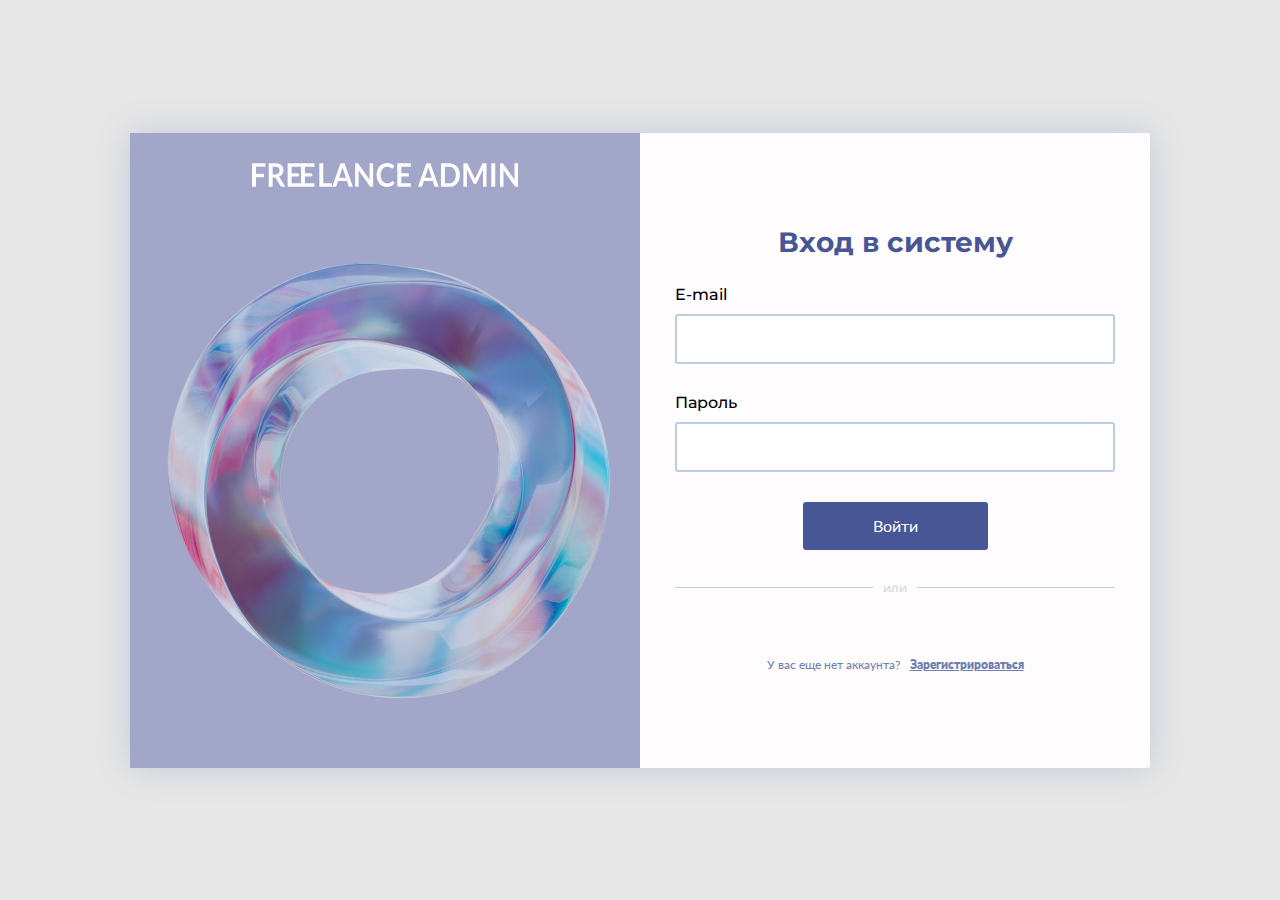
<file: login.html>
<!DOCTYPE html>
<html lang="en">
<head>
    <meta charset="UTF-8">
    <link rel="preconnect" href="https://fonts.googleapis.com">
    <link rel="preconnect" href="https://fonts.gstatic.com" crossorigin>
    <link href="https://fonts.googleapis.com/css2?family=Montserrat:ital,wght@0,100..900;1,100..900&family=Raleway:ital,wght@0,100..900;1,100..900&family=Roboto:ital,wght@0,100;0,300;0,400;0,500;0,700;0,900;1,100;1,300;1,400;1,500;1,700;1,900&display=swap"
          rel="stylesheet">
    <link href="https://fonts.googleapis.com/css2?family=Lato:ital,wght@0,100;0,300;0,400;0,700;0,900;1,100;1,300;1,400;1,700;1,900&family=Montserrat:ital,wght@0,100..900;1,100..900&family=Raleway:ital,wght@0,100..900;1,100..900&family=Roboto:ital,wght@0,100;0,300;0,400;0,500;0,700;0,900;1,100;1,300;1,400;1,500;1,700;1,900&display=swap"
          rel="stylesheet">
    <link rel="stylesheet" href="./styles/style.css">
    <title>Home</title>
</head>
<body>
<main>
    <div class="auth">
        <div class="banner">
            <a class="logo" href="/"><img src="assets/img/logo.svg" alt=""></a>
        </div>
        <div class="auth__inner">
            <h2 class="auth__title">Вход в систему</h2>
            <form class="login-form">
                <label class="form-label">
                    <span>E-mail</span>
                    <input type="email" name="email">
                </label>
                <label class="form-label">
                    <span>Пароль</span>
                    <input type="password" name="password">
                </label>
                <button class="auth__button">Войти</button>
            </form>
            <span class="delimiter">или</span>
            <footer class="form__footer">
                <p>У вас еще нет аккаунта?</p>
                <a href="#" class="link"> Зарегистрироваться</a>
            </footer>
        </div>
    </div>
</main>
</body>
</html>
</file>
<file: styles/style.css>
* {
    margin: 0;
    padding: 0;
    box-sizing: border-box;
}

body {
    font-family: "Montserrat", sans-serif;
    font-size: 16px;
}

a {
    text-decoration: none;
    cursor: pointer;
}

a:active, a:hover {
    color: #485696;
}

button {
    cursor: pointer;
}

button:hover {
     background-color: #6D7EB3;
}

button:active {
    background-color: #485696;
}


main {
    height: 100vh;
    display: flex;
    justify-content: center;
    align-items: center;
    background-color: #E7E7E7;
}

.auth {
    width: 1020px;
    display: grid;
    grid-template-columns: 1fr 1fr;
    background-color: #FEFCFD;
    border-radius: 3px;
    box-shadow: 0 0 35px 0 #C3C8D9;
}

.banner {
    padding-top: 30px;
    background-image: url("../assets/img/banner.png");
    background-color: #A2A7C9;
    background-position: center;
    background-size: cover;
    background-repeat: no-repeat;
    text-align: center;
}

.auth__inner {
    min-height: 635px;
    display: flex;
    flex-direction: column;
    align-items: center;
    justify-content: center;
    padding: 35px;
}

.auth__title {
    font-size: 28px;
    font-weight: 700;
    line-height: 28px;
    color: #485696;
    margin-bottom: 30px;
}

.login-form {
    width: 100%;
    display: flex;
    flex-direction: column;
    align-items: center;
}

.form-label {
    width: 100%;
    display: flex;
    flex-direction: column;
    margin-bottom: 30px;
}

.form-label>span {
    font-weight: 500;
    line-height: 18px;
    padding-bottom: 10px;
}

.form-label>input {
    width: 100%;
    height: 50px;
    padding: 16px 12px;
    border: 2px solid #BFCDE0;
    border-radius: 3px;
    font-size: 18px;
    font-weight: 500;
    outline: none;
}

.form-label>input:focus {
    border-color: #5D5D81;
}

.auth__button {
    width: fit-content;
    padding: 15px 70px;
    background-color: #485696;
    border-radius: 3px;
    border: none;
    font-family: "Lato", sans-serif;
    font-size: 16px;
    font-weight: 400;
    line-height: 18px;
    color: #FEFCFD;
    outline: none;
}

.delimiter {
    width: 100%;
    display: flex;
    align-items: center;
    padding: 30px 0;
    font-size: 12px;
    color: #BFCDE0;
}

.delimiter::before {
    content: "";
    width: 100%;
    max-width: 200px;
    height: 1px;
    display: block;
    margin-right: 10px;
    background-color: #BFCDE0;
}

.delimiter::after {
    content: "";
    width: 100%;
    max-width: 200px;
    height: 1px;
    display: block;
    margin-left: 10px;
    background-color: #BFCDE0;
}

.form__footer {
    display: flex;
    padding-top: 32px;
    font-family: "Lato", sans-serif;
    font-size: 12px;
    font-weight: 400;
    color: #6D7EB3;
}

.link {
    font-weight: 800;
    color: #6D7EB3;
    text-decoration: underline;
}

.form__footer>a {
    margin-left: 10px;
}
</file>
